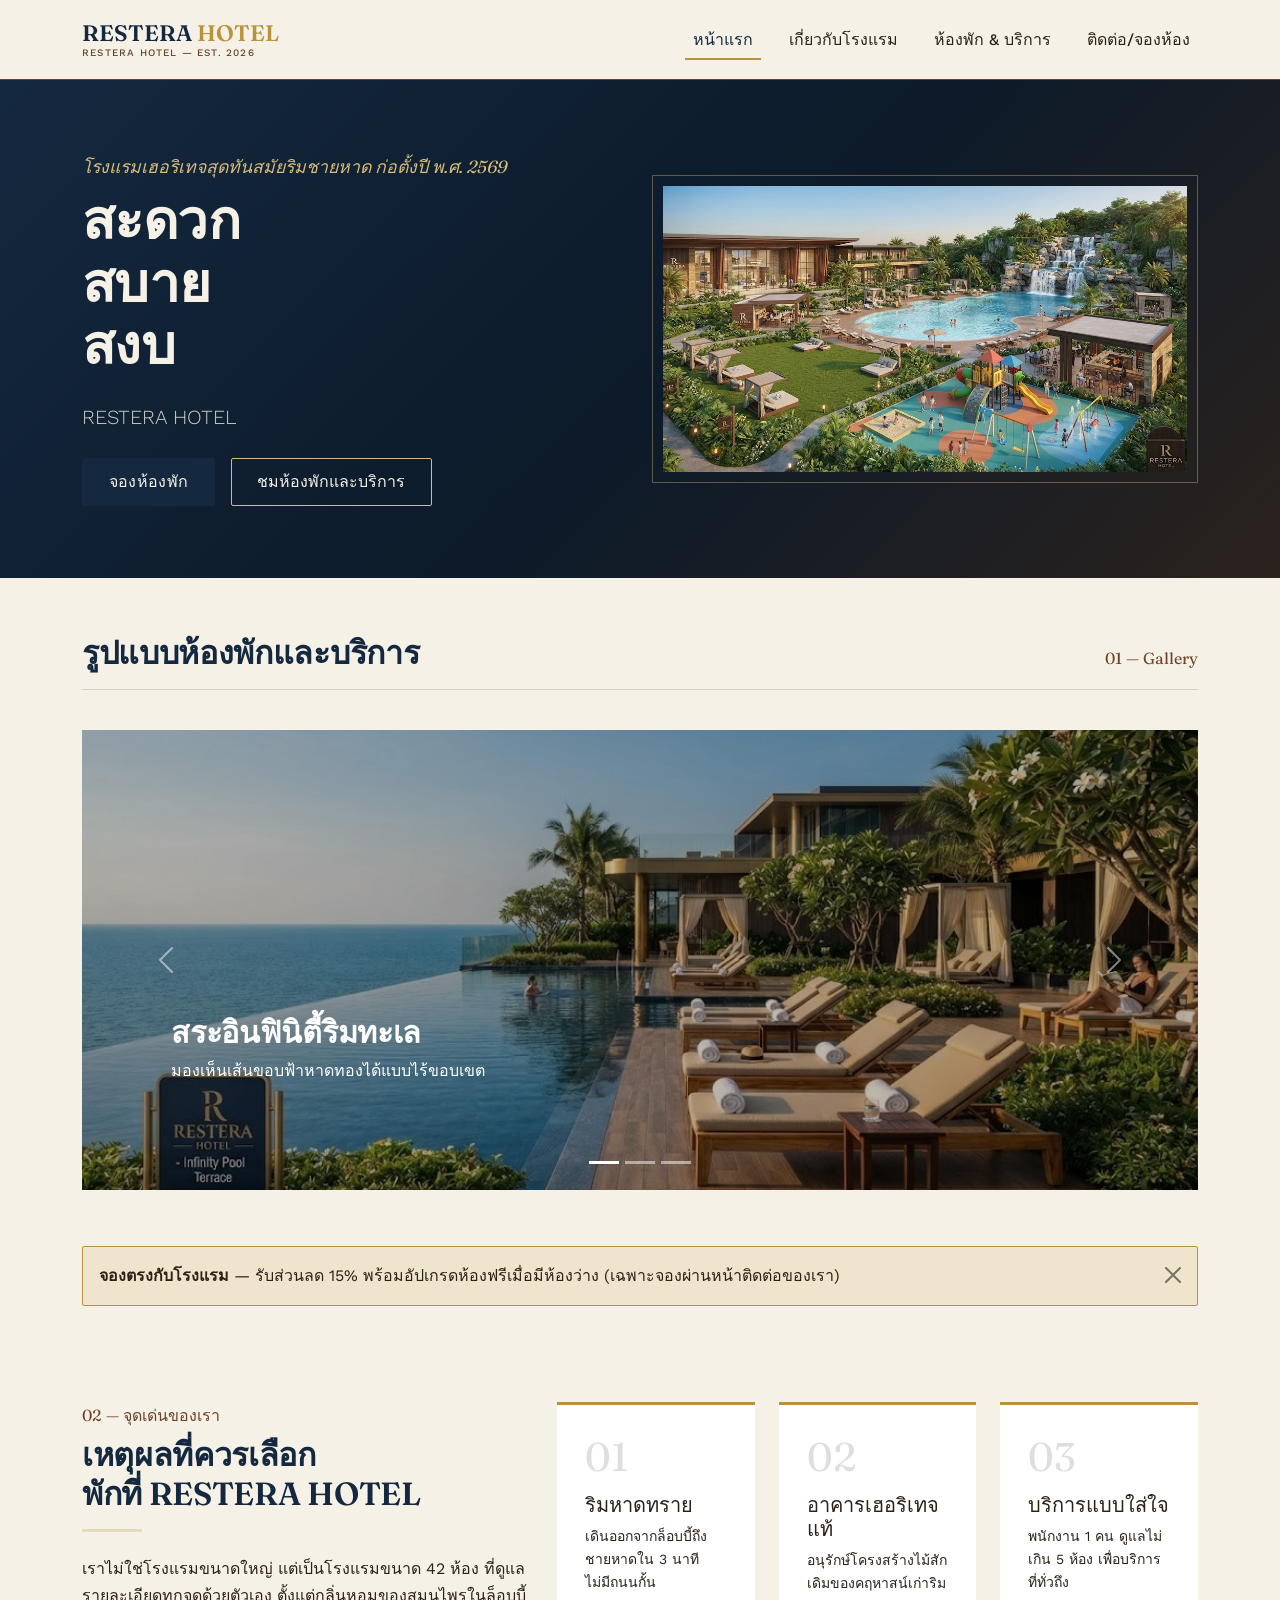
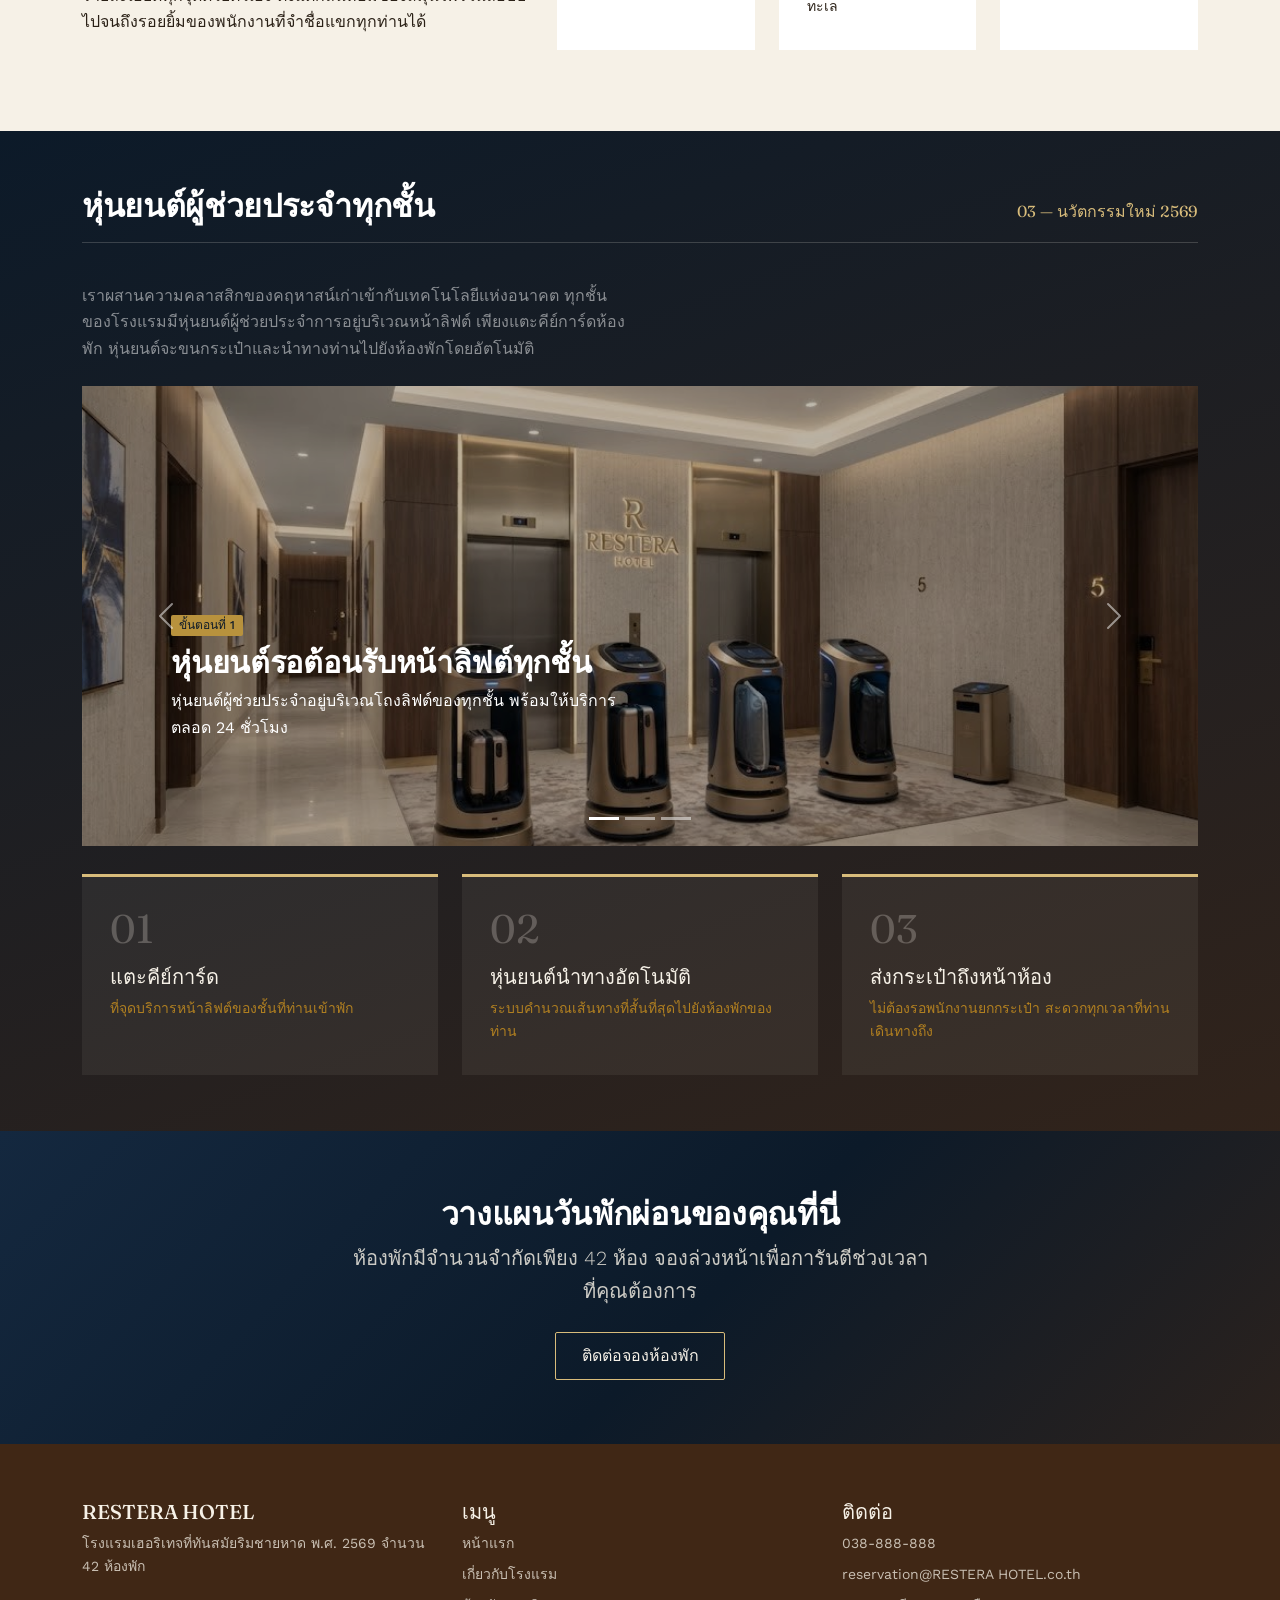
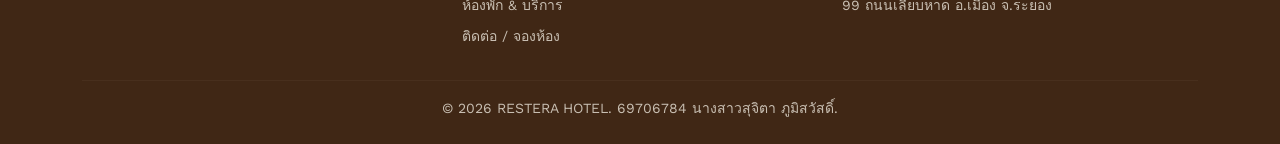
<file: index.html>
<!DOCTYPE html>
<html lang="th">
<head>
<meta charset="UTF-8">
<meta name="viewport" content="width=device-width, initial-scale=1.0">
<title>RESTERA HOTEL</title>

<link rel="preconnect" href="https://fonts.googleapis.com">
<link href="https://fonts.googleapis.com/css2?family=Fraunces:ital,wght@0,500;0,600;1,500&family=Work+Sans:wght@400;500;600&display=swap" rel="stylesheet">

<link href="https://cdn.jsdelivr.net/npm/bootstrap@5.3.3/dist/css/bootstrap.min.css" rel="stylesheet">
<link rel="stylesheet" href="css/style.css">
</head>
<body>

<!-- NAVBAR -->
<nav class="navbar navbar-expand-lg navbar-hthh sticky-top">
  <div class="container">
    <a class="navbar-brand" href="index.html">RESTERA <span> HOTEL</span><small>RESTERA HOTEL — EST. 2026</small></a>
    <button class="navbar-toggler" type="button" data-bs-toggle="collapse" data-bs-target="#mainNav">
      <span class="navbar-toggler-icon"></span>
    </button>
    <div class="collapse navbar-collapse" id="mainNav">
      <ul class="navbar-nav ms-auto">
        <li class="nav-item"><a class="nav-link active" href="index.html">หน้าแรก</a></li>
        <li class="nav-item"><a class="nav-link" href="about.html">เกี่ยวกับโรงแรม</a></li>
        <li class="nav-item"><a class="nav-link" href="services.html">ห้องพัก &amp; บริการ</a></li>
        <li class="nav-item"><a class="nav-link" href="contact.html">ติดต่อ/จองห้อง</a></li>
      </ul>
    </div>
  </div>
</nav>

<!-- HERO -->
<header class="hero">
  <div class="container py-5">
    <div class="row align-items-center gy-5 py-4">
      <div class="col-lg-6">
        <div class="hero-eyebrow mb-2">โรงแรมเฮอริเทจสุดทันสมัยริมชายหาด ก่อตั้งปี พ.ศ. 2569</div>
        <h1 class="mb-4">สะดวก<br>สบาย<br>สงบ</h1>
        <p class="lead mb-4">RESTERA HOTEL</p>
        <div class="d-flex flex-wrap gap-3">
          <a href="contact.html" class="btn btn-hthh">จองห้องพัก</a>
          <a href="services.html" class="btn btn-hthh-outline">ชมห้องพักและบริการ</a>
        </div>
      </div>
      <div class="col-lg-6">
        <div class="hero-img-frame">
          <img src="img/main1.jpg" alt="อาคารหลักของหาดทอง เฮอริเทจ โฮเทล" class="img-fluid">
        </div>
      </div>
    </div>
  </div>
</header>

<!-- CAROUSEL -->
<section class="section-tight">
  <div class="container">
    <div class="section-title-row">
      <h2 class="mb-0">รูปแบบห้องพักและบริการ</h2>
      <span class="section-index">01 — Gallery</span>
    </div>

    <div id="hotelCarousel" class="carousel slide carousel-hthh" data-bs-ride="carousel">
      <div class="carousel-indicators">
        <button type="button" data-bs-target="#hotelCarousel" data-bs-slide-to="0" class="active"></button>
        <button type="button" data-bs-target="#hotelCarousel" data-bs-slide-to="1"></button>
        <button type="button" data-bs-target="#hotelCarousel" data-bs-slide-to="2"></button>
      </div>
      <div class="carousel-inner">
        <div class="carousel-item active">
          <img src="img/infinitypool.jpg" class="d-block w-100" alt="สระว่ายน้ำอินฟินิตี้">
          <div class="carousel-caption carousel-caption-hthh">
            <h3>สระอินฟินิตี้ริมทะเล</h3>
            <p>มองเห็นเส้นขอบฟ้าหาดทองได้แบบไร้ขอบเขต</p>
          </div>
        </div>
        <div class="carousel-item">
          <img src="img/room1.jpg" class="d-block w-100" alt="ห้องเฮอริเทจสวีท">
          <div class="carousel-caption carousel-caption-hthh">
            <h3>ห้องเฮอริเทจสวีท</h3>
            <p>เฟอร์นิเจอร์ไม้สักดั้งเดิม ผสานเครื่องปรับอากาศทันสมัย</p>
          </div>
        </div>
        <div class="carousel-item">
          <img src="img/cafeteria.jpg" class="d-block w-100" alt="cafeteria">
          <div class="carousel-caption carousel-caption-hthh">
            <h3>ALL DAY DINING BUFFET</h3>
            <p>อาหารสดใหม่ตลอดวัน</p>
          </div>
        </div>
      </div>
      <button class="carousel-control-prev" type="button" data-bs-target="#hotelCarousel" data-bs-slide="prev">
        <span class="carousel-control-prev-icon"></span>
      </button>
      <button class="carousel-control-next" type="button" data-bs-target="#hotelCarousel" data-bs-slide="next">
        <span class="carousel-control-next-icon"></span>
      </button>
    </div>
  </div>
</section>

<!-- ALERT -->
<div class="container">
  <div class="alert alert-dismissible fade show d-flex align-items-center justify-content-between" style="background-color:#EFE4CC; border:1px solid var(--pd-gold); border-radius:2px;" role="alert">
    <div><strong>จองตรงกับโรงแรม</strong> — รับส่วนลด 15% พร้อมอัปเกรดห้องฟรีเมื่อมีห้องว่าง (เฉพาะจองผ่านหน้าติดต่อของเรา)</div>
    <button type="button" class="btn-close" data-bs-dismiss="alert"></button>
  </div>
</div>

<!-- INTRO + FEATURE CARDS -->
<section class="section">
  <div class="container">
    <div class="row gy-5 align-items-start">
      <div class="col-lg-5">
        <div class="section-index mb-2">02 — จุดเด่นของเรา</div>
        <h2>เหตุผลที่ควรเลือก<br>พักที่ RESTERA HOTEL</h2>
        <hr class="divider-gold">
        <p>เราไม่ใช่โรงแรมขนาดใหญ่ แต่เป็นโรงแรมขนาด 42 ห้อง ที่ดูแลรายละเอียดทุกจุดด้วยตัวเอง ตั้งแต่กลิ่นหอมของสมุนไพรในล็อบบี้ ไปจนถึงรอยยิ้มของพนักงานที่จำชื่อแขกทุกท่านได้</p>
      </div>
      <div class="col-lg-7">
        <div class="row g-4">
          <div class="col-md-4">
            <div class="feature-card">
              <div class="num">01</div>
              <h5 class="mt-3">ริมหาดทราย</h5>
              <p class="mb-0 small">เดินออกจากล็อบบี้ถึงชายหาดใน 3 นาที ไม่มีถนนกั้น</p>
            </div>
          </div>
          <div class="col-md-4">
            <div class="feature-card">
              <div class="num">02</div>
              <h5 class="mt-3">อาคารเฮอริเทจแท้</h5>
              <p class="mb-0 small">อนุรักษ์โครงสร้างไม้สักเดิมของคฤหาสน์เก่าริมทะเล</p>
            </div>
          </div>
          <div class="col-md-4">
            <div class="feature-card">
              <div class="num">03</div>
              <h5 class="mt-3">บริการแบบใส่ใจ</h5>
              <p class="mb-0 small">พนักงาน 1 คน ดูแลไม่เกิน 5 ห้อง เพื่อบริการที่ทั่วถึง</p>
            </div>
          </div>
        </div>
      </div>
    </div>
  </div>
</section>

<!-- ROBOT BUTLER BANNER -->
<section class="section-tight robot-banner">
  <div class="container">
    <div class="section-title-row" style="border-color: rgba(246,241,231,0.18);">
      <h2 class="mb-0 text-white">หุ่นยนต์ผู้ช่วยประจำทุกชั้น</h2>
      <span class="section-index text-gold-soft">03 — นวัตกรรมใหม่ 2569</span>
    </div>

    <div class="row align-items-center gy-4 mb-4">
      <div class="col-lg-6">
        <p class="text-white-50 mb-0">เราผสานความคลาสสิกของคฤหาสน์เก่าเข้ากับเทคโนโลยีแห่งอนาคต ทุกชั้นของโรงแรมมีหุ่นยนต์ผู้ช่วยประจำการอยู่บริเวณหน้าลิฟต์ เพียงแตะคีย์การ์ดห้องพัก หุ่นยนต์จะขนกระเป๋าและนำทางท่านไปยังห้องพักโดยอัตโนมัติ</p>
      </div>
    </div>

    <div id="robotCarousel" class="carousel slide carousel-hthh" data-bs-ride="carousel">
      <div class="carousel-indicators">
        <button type="button" data-bs-target="#robotCarousel" data-bs-slide-to="0" class="active"></button>
        <button type="button" data-bs-target="#robotCarousel" data-bs-slide-to="1"></button>
        <button type="button" data-bs-target="#robotCarousel" data-bs-slide-to="2"></button>
      </div>
      <div class="carousel-inner">
        <div class="carousel-item active">
          <img src="img/robot1.jpg" class="d-block w-100" alt="หุ่นยนต์ประจำจุดลิฟต์แต่ละชั้น">
          <div class="carousel-caption carousel-caption-hthh">
            <span class="badge badge-gold mb-2">ขั้นตอนที่ 1</span>
            <h3>หุ่นยนต์รอต้อนรับหน้าลิฟต์ทุกชั้น</h3>
            <p>หุ่นยนต์ผู้ช่วยประจำอยู่บริเวณโถงลิฟต์ของทุกชั้น พร้อมให้บริการตลอด 24 ชั่วโมง</p>
          </div>
        </div>
        <div class="carousel-item">
          <img src="img/taprobot1.jpg" class="d-block w-100" alt="แตะคีย์การ์ดเพื่อเริ่มบริการ">
          <div class="carousel-caption carousel-caption-hthh">
            <span class="badge badge-gold mb-2">ขั้นตอนที่ 2</span>
            <h3>แตะคีย์การ์ดเพื่อเริ่มบริการ</h3>
            <p>ระบบจดจำหมายเลขห้องจากคีย์การ์ดโดยอัตโนมัติ ไม่ต้องกดปุ่มหรือตั้งค่าใดๆ เพิ่มเติม</p>
          </div>
        </div>
        <div class="carousel-item">
          <img src="img/robotguid1.jpg" class="d-block w-100" alt="หุ่นยนต์นำทางและขนกระเป๋าไปยังห้องพัก">
          <div class="carousel-caption carousel-caption-hthh">
            <span class="badge badge-gold mb-2">ขั้นตอนที่ 3</span>
            <h3>นำทาง พร้อมขนกระเป๋าถึงหน้าห้อง</h3>
            <p>หุ่นยนต์เคลื่อนที่นำหน้าท่านไปตามทางเดิน พร้อมบรรทุกกระเป๋าเดินทางไปส่งถึงหน้าห้องพัก</p>
          </div>
        </div>
      </div>
      <button class="carousel-control-prev" type="button" data-bs-target="#robotCarousel" data-bs-slide="prev">
        <span class="carousel-control-prev-icon"></span>
      </button>
      <button class="carousel-control-next" type="button" data-bs-target="#robotCarousel" data-bs-slide="next">
        <span class="carousel-control-next-icon"></span>
      </button>
    </div>

    <div class="row g-4 mt-1">
      <div class="col-md-4">
        <div class="feature-card feature-card-dark">
          <div class="num">01</div>
          <h5 class="mt-3">แตะคีย์การ์ด</h5>
          <p class="mb-0 small">ที่จุดบริการหน้าลิฟต์ของชั้นที่ท่านเข้าพัก</p>
        </div>
      </div>
      <div class="col-md-4">
        <div class="feature-card feature-card-dark">
          <div class="num">02</div>
          <h5 class="mt-3">หุ่นยนต์นำทางอัตโนมัติ</h5>
          <p class="mb-0 small">ระบบคำนวณเส้นทางที่สั้นที่สุดไปยังห้องพักของท่าน</p>
        </div>
      </div>
      <div class="col-md-4">
        <div class="feature-card feature-card-dark">
          <div class="num">03</div>
          <h5 class="mt-3">ส่งกระเป๋าถึงหน้าห้อง</h5>
          <p class="mb-0 small">ไม่ต้องรอพนักงานยกกระเป๋า สะดวกทุกเวลาที่ท่านเดินทางถึง</p>
        </div>
      </div>
    </div>
  </div>
</section>

<!-- CTA -->
<section class="hero py-5">
  <div class="container text-center py-3">
    <h2 class="text-white">วางแผนวันพักผ่อนของคุณที่นี่</h2>
    <p class="lead mx-auto">ห้องพักมีจำนวนจำกัดเพียง 42 ห้อง จองล่วงหน้าเพื่อการันตีช่วงเวลาที่คุณต้องการ</p>
    <a href="contact.html" class="btn btn-hthh-outline mt-2">ติดต่อจองห้องพัก</a>
  </div>
</section>

<!-- FOOTER -->
<footer class="footer-hthh">
  <div class="container">
    <div class="row gy-4">
      <div class="col-md-4">
        <h5>RESTERA HOTEL</h5>
        <p class="small">โรงแรมเฮอริเทจที่ทันสมัยริมชายหาด พ.ศ. 2569 จำนวน 42 ห้องพัก</p>
      </div>
      <div class="col-md-4">
        <h5>เมนู</h5>
        <ul class="list-unstyled small">
          <li class="mb-2"><a href="index.html">หน้าแรก</a></li>
          <li class="mb-2"><a href="about.html">เกี่ยวกับโรงแรม</a></li>
          <li class="mb-2"><a href="services.html">ห้องพัก &amp; บริการ</a></li>
          <li class="mb-2"><a href="contact.html">ติดต่อ / จองห้อง</a></li>
        </ul>
      </div>
      <div class="col-md-4">
        <h5>ติดต่อ</h5>
        <ul class="list-unstyled small">
          <li class="mb-2">038-888-888</li>
          <li class="mb-2">reservation@RESTERA HOTEL.co.th</li>
          <li class="mb-2">99 ถนนเลียบหาด อ.เมือง จ.ระยอง</li>
        </ul>
      </div>
    </div>
    <hr>
    <p class="small mb-0 text-center">&copy; 2026 RESTERA HOTEL. 69706784 นางสาวสุจิตา ภูมิสวัสดิ์.</p>
  </div>
</footer>

<script src="https://cdn.jsdelivr.net/npm/bootstrap@5.3.3/dist/js/bootstrap.bundle.min.js"></script>
<script src="js/script.js"></script>
</body>
</html>
</file>
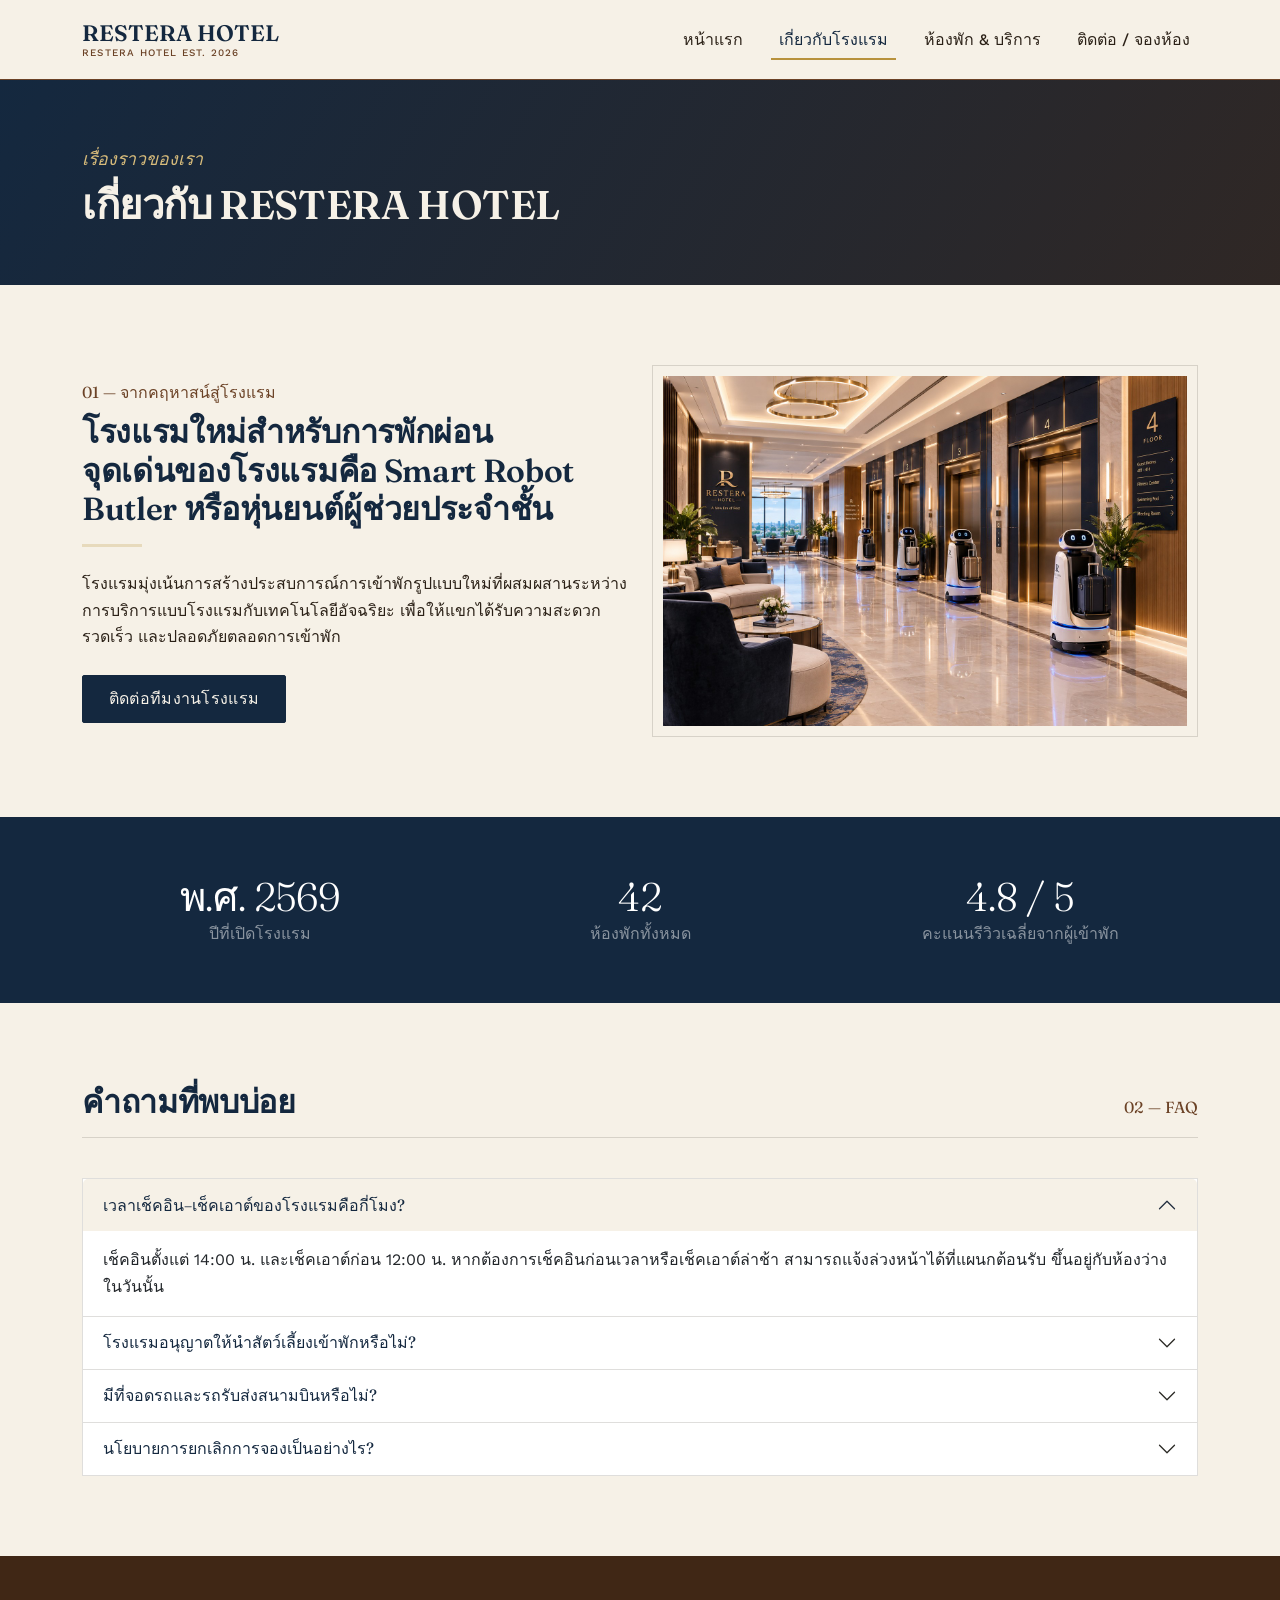
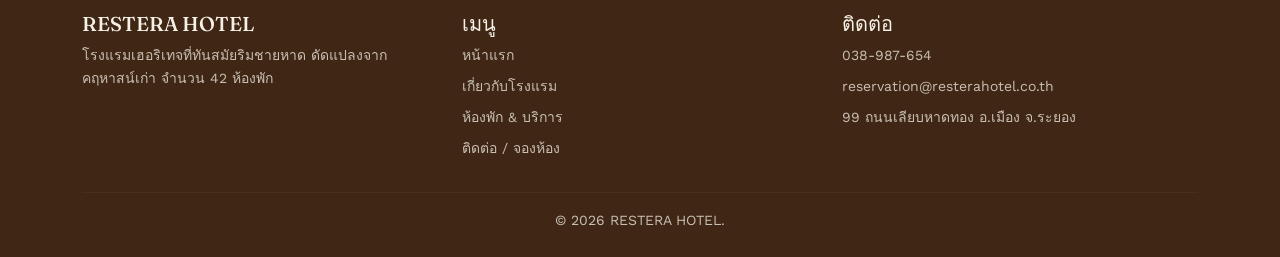
<file: about.html>
<!DOCTYPE html>
<html lang="th">
<head>
<meta charset="UTF-8">
<meta name="viewport" content="width=device-width, initial-scale=1.0">
<title>เกี่ยวกับโรงแรม | RESTERA HOTEL </title>

  <link rel="preconnect" href="https://fonts.googleapis.com">
<link href="https://fonts.googleapis.com/css2?family=Fraunces:ital,wght@0,500;0,600;1,500&family=Work+Sans:wght@400;500;600&display=swap" rel="stylesheet">

<link href="https://cdn.jsdelivr.net/npm/bootstrap@5.3.3/dist/css/bootstrap.min.css" rel="stylesheet">
<link rel="stylesheet" href="css/style.css">
</head>
<body>

<nav class="navbar navbar-expand-lg navbar-hthh sticky-top">
  <div class="container">
    <a class="navbar-brand" href="index.html">RESTERA HOTEL<small>RESTERA HOTEL EST. 2026 </small></a>
    <button class="navbar-toggler" type="button" data-bs-toggle="collapse" data-bs-target="#mainNav">
      <span class="navbar-toggler-icon"></span>
    </button>
    <div class="collapse navbar-collapse" id="mainNav">
      <ul class="navbar-nav ms-auto">
        <li class="nav-item"><a class="nav-link" href="index.html">หน้าแรก</a></li>
        <li class="nav-item"><a class="nav-link active" href="about.html">เกี่ยวกับโรงแรม</a></li>
        <li class="nav-item"><a class="nav-link" href="services.html">ห้องพัก &amp; บริการ</a></li>
        <li class="nav-item"><a class="nav-link" href="contact.html">ติดต่อ / จองห้อง</a></li>
      </ul>
    </div>
  </div>
</nav>

<header class="page-header">
  <div class="container">
    <div class="hero-eyebrow mb-2">เรื่องราวของเรา</div>
    <h1>เกี่ยวกับ RESTERA HOTEL</h1>
  </div>
</header>

<section class="section">
  <div class="container">
    <div class="row gy-5 align-items-center">
      <div class="col-lg-6">
        <div class="section-index mb-2">01 — จากคฤหาสน์สู่โรงแรม</div>
        <h2>โรงแรมใหม่สำหรับการพักผ่อน<br>จุดเด่นของโรงแรมคือ Smart Robot Butler หรือหุ่นยนต์ผู้ช่วยประจำชั้น</h2>
        <hr class="divider-gold">
        <p>โรงแรมมุ่งเน้นการสร้างประสบการณ์การเข้าพักรูปแบบใหม่ที่ผสมผสานระหว่าง การบริการแบบโรงแรมกับเทคโนโลยีอัจฉริยะ เพื่อให้แขกได้รับความสะดวก รวดเร็ว และปลอดภัยตลอดการเข้าพัก</p>
        <a href="contact.html" class="btn btn-hthh mt-2">ติดต่อทีมงานโรงแรม</a>
      </div>
      <div class="col-lg-6">
        <div class="hero-img-frame" style="border-color: var(--pd-line);">
          <img src="img/lobby1.jpg" alt="Lobby1" class="img-fluid">
        </div>
      </div>
    </div>
  </div>
</section>

<section class="section-tight bg-navy">
  <div class="container">
    <div class="row g-4 text-center">
      <div class="col-md-4">
        <h2 class="text-white display-6 mb-0">พ.ศ. 2569</h2>
        <p class="text-white-50 mb-0">ปีที่เปิดโรงแรม</p>
      </div>
      <div class="col-md-4">
        <h2 class="text-white display-6 mb-0">42</h2>
        <p class="text-white-50 mb-0">ห้องพักทั้งหมด</p>
      </div>
      <div class="col-md-4">
        <h2 class="text-white display-6 mb-0">4.8 / 5</h2>
        <p class="text-white-50 mb-0">คะแนนรีวิวเฉลี่ยจากผู้เข้าพัก</p>
      </div>
    </div>
  </div>
</section>

<section class="section">
  <div class="container">
    <div class="section-title-row">
      <h2 class="mb-0">คำถามที่พบบ่อย</h2>
      <span class="section-index">02 — FAQ</span>
    </div>

    <div class="accordion accordion-hthh" id="faqAccordion">
      <div class="accordion-item">
        <h2 class="accordion-header">
          <button class="accordion-button" type="button" data-bs-toggle="collapse" data-bs-target="#faq1">
            เวลาเช็คอิน–เช็คเอาต์ของโรงแรมคือกี่โมง?
          </button>
        </h2>
        <div id="faq1" class="accordion-collapse collapse show" data-bs-parent="#faqAccordion">
          <div class="accordion-body">เช็คอินตั้งแต่ 14:00 น. และเช็คเอาต์ก่อน 12:00 น. หากต้องการเช็คอินก่อนเวลาหรือเช็คเอาต์ล่าช้า สามารถแจ้งล่วงหน้าได้ที่แผนกต้อนรับ ขึ้นอยู่กับห้องว่างในวันนั้น</div>
        </div>
      </div>
      <div class="accordion-item">
        <h2 class="accordion-header">
          <button class="accordion-button collapsed" type="button" data-bs-toggle="collapse" data-bs-target="#faq2">
            โรงแรมอนุญาตให้นำสัตว์เลี้ยงเข้าพักหรือไม่?
          </button>
        </h2>
        <div id="faq2" class="accordion-collapse collapse" data-bs-parent="#faqAccordion">
          <div class="accordion-body">ที่พักของเราเป็นระบบ PET Friendly</div>
        </div>
      </div>
      <div class="accordion-item">
        <h2 class="accordion-header">
          <button class="accordion-button collapsed" type="button" data-bs-toggle="collapse" data-bs-target="#faq3">
            มีที่จอดรถและรถรับส่งสนามบินหรือไม่?
          </button>
        </h2>
        <div id="faq3" class="accordion-collapse collapse" data-bs-parent="#faqAccordion">
          <div class="accordion-body">มีที่จอดรถส่วนตัวฟรีสำหรับแขกที่เข้าพัก และมีบริการรถรับส่งจากสนามบินทุกแห่งใกล้เคียงในราคาพิเศษ กรุณาแจ้งล่วงหน้าอย่างน้อย 24 ชั่วโมงผ่านหน้าติดต่อเรา</div>
        </div>
      </div>
      <div class="accordion-item">
        <h2 class="accordion-header">
          <button class="accordion-button collapsed" type="button" data-bs-toggle="collapse" data-bs-target="#faq4">
            นโยบายการยกเลิกการจองเป็นอย่างไร?
          </button>
        </h2>
        <div id="faq4" class="accordion-collapse collapse" data-bs-parent="#faqAccordion">
          <div class="accordion-body">ยกเลิกได้ฟรีก่อนวันเข้าพัก 3 วัน หากยกเลิกกะทันหันจะมีการเรียกเก็บค่าห้องพัก 1 คืนแรกตามนโยบายของโรงแรม</div>
        </div>
      </div>
    </div>
  </div>
</section>

<footer class="footer-hthh">
  <div class="container">
    <div class="row gy-4">
      <div class="col-md-4">
        <h5>RESTERA HOTEL</h5>
        <p class="small">โรงแรมเฮอริเทจที่ทันสมัยริมชายหาด ดัดแปลงจากคฤหาสน์เก่า จำนวน 42 ห้องพัก</p>
      </div>
      <div class="col-md-4">
        <h5>เมนู</h5>
        <ul class="list-unstyled small">
          <li class="mb-2"><a href="index.html">หน้าแรก</a></li>
          <li class="mb-2"><a href="about.html">เกี่ยวกับโรงแรม</a></li>
          <li class="mb-2"><a href="services.html">ห้องพัก &amp; บริการ</a></li>
          <li class="mb-2"><a href="contact.html">ติดต่อ / จองห้อง</a></li>
        </ul>
      </div>
      <div class="col-md-4">
        <h5>ติดต่อ</h5>
        <ul class="list-unstyled small">
          <li class="mb-2">038-987-654</li>
          <li class="mb-2">reservation@resterahotel.co.th</li>
          <li class="mb-2">99 ถนนเลียบหาดทอง อ.เมือง จ.ระยอง</li>
        </ul>
      </div>
    </div>
    <hr>
    <p class="small mb-0 text-center">&copy; 2026 RESTERA HOTEL.</p>
  </div>
</footer>

<script src="https://cdn.jsdelivr.net/npm/bootstrap@5.3.3/dist/js/bootstrap.bundle.min.js"></script>
<script src="js/script.js"></script>
</body>
</html>
</file>
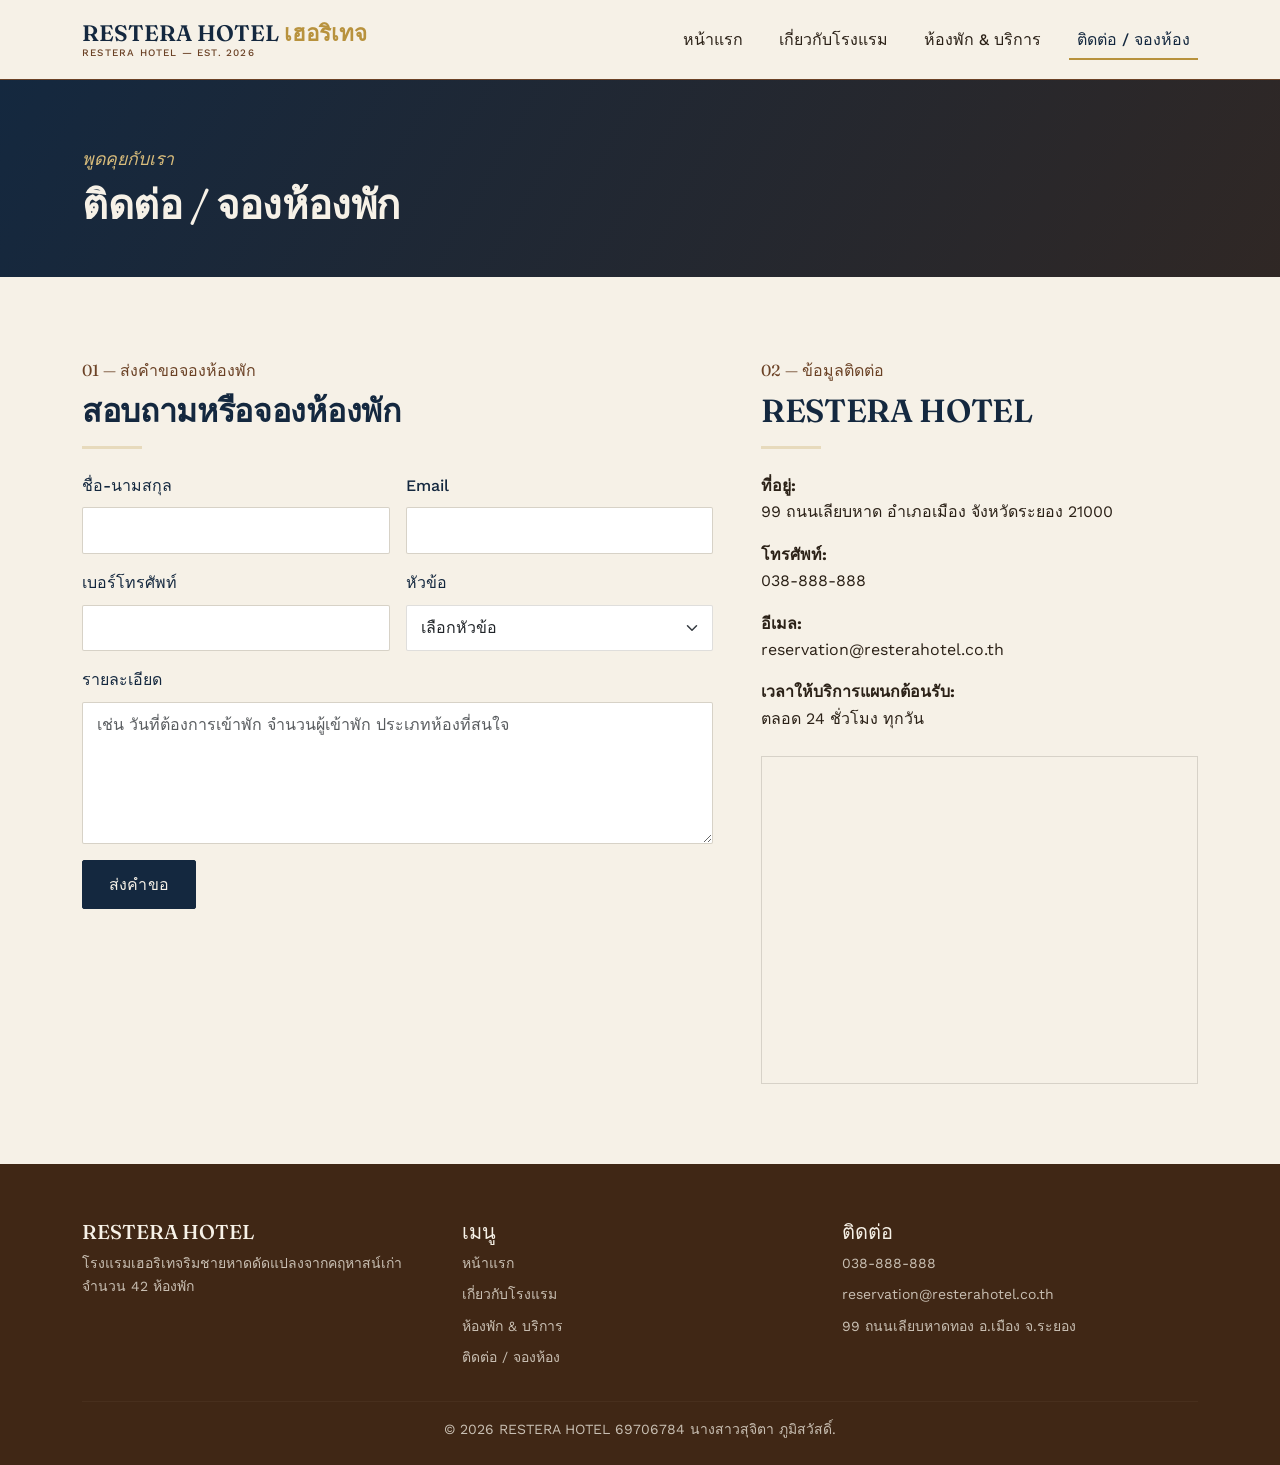
<file: contact.html>
<!DOCTYPE html>
<html lang="th">
<head>
<meta charset="UTF-8">
<meta name="viewport" content="width=device-width, initial-scale=1.0">
<title>ติดต่อ / จองห้อง | RESTERA HOTEL </title>

<link rel="preconnect" href="https://fonts.googleapis.com">
<link href="https://fonts.googleapis.com/css2?family=Fraunces:ital,wght@0,500;0,600;1,500&family=Work+Sans:wght@400;500;600&display=swap" rel="stylesheet">

<link href="https://cdn.jsdelivr.net/npm/bootstrap@5.3.3/dist/css/bootstrap.min.css" rel="stylesheet">
<link rel="stylesheet" href="css/style.css">
</head>
<body>

<nav class="navbar navbar-expand-lg navbar-hthh sticky-top">
  <div class="container">
    <a class="navbar-brand" href="index.html">RESTERA HOTEL  <span>เฮอริเทจ</span><small>RESTERA HOTEL — EST. 2026</small></a>
    <button class="navbar-toggler" type="button" data-bs-toggle="collapse" data-bs-target="#mainNav">
      <span class="navbar-toggler-icon"></span>
    </button>
    <div class="collapse navbar-collapse" id="mainNav">
      <ul class="navbar-nav ms-auto">
        <li class="nav-item"><a class="nav-link" href="index.html">หน้าแรก</a></li>
        <li class="nav-item"><a class="nav-link" href="about.html">เกี่ยวกับโรงแรม</a></li>
        <li class="nav-item"><a class="nav-link" href="services.html">ห้องพัก &amp; บริการ</a></li>
        <li class="nav-item"><a class="nav-link active" href="contact.html">ติดต่อ / จองห้อง</a></li>
      </ul>
    </div>
  </div>
</nav>

<header class="page-header">
  <div class="container">
    <div class="hero-eyebrow mb-2">พูดคุยกับเรา</div>
    <h1 class="mb-0">ติดต่อ / จองห้องพัก</h1>
  </div>
</header>

<section class="section">
  <div class="container">
    <div class="row g-5">

      <!-- FORM -->
      <div class="col-lg-7">
        <div class="section-index mb-2">01 — ส่งคำขอจองห้องพัก</div>
        <h2>สอบถามหรือจองห้องพัก</h2>
        <hr class="divider-gold">

        <form class="form-hthh needs-validation" id="contactForm" novalidate>
          <div class="row g-3">
            <div class="col-md-6">
              <label class="form-label" for="fullname">ชื่อ-นามสกุล</label>
              <input type="text" class="form-control" id="fullname" required>
              <div class="invalid-feedback">กรุณากรอกชื่อ-นามสกุล</div>
            </div>
            <div class="col-md-6">
              <label class="form-label" for="email">Email</label>
              <input type="email" class="form-control" id="email" required>
              <div class="invalid-feedback">กรุณากรอกอีเมลให้ถูกต้อง</div>
            </div>
            <div class="col-md-6">
              <label class="form-label" for="phone">เบอร์โทรศัพท์</label>
              <input type="tel" class="form-control" id="phone" pattern="[0-9]{9,10}" required>
              <div class="invalid-feedback">กรุณากรอกเบอร์โทรศัพท์ 9-10 หลัก</div>
            </div>
            <div class="col-md-6">
              <label class="form-label" for="topic">หัวข้อ</label>
              <select class="form-select" id="topic" required>
                <option value="" selected disabled>เลือกหัวข้อ</option>
                <option>สอบถามห้องพักและราคา</option>
                <option>จองห้องพัก</option>
                <option>สอบถามสปา / ห้องอาหาร</option>
                <option>ข้อเสนอแนะอื่นๆ</option>
              </select>
              <div class="invalid-feedback">กรุณาเลือกหัวข้อ</div>
            </div>
            <div class="col-12">
              <label class="form-label" for="message">รายละเอียด</label>
              <textarea class="form-control" id="message" rows="5" placeholder="เช่น วันที่ต้องการเข้าพัก จำนวนผู้เข้าพัก ประเภทห้องที่สนใจ" required></textarea>
              <div class="invalid-feedback">กรุณากรอกรายละเอียด</div>
            </div>
            <div class="col-12">
              <button type="submit" class="btn btn-hthh">ส่งคำขอ</button>
            </div>
          </div>
        </form>

        <div id="successAlert" class="alert alert-success d-none mt-4" style="border-radius:2px;">
          ขอบคุณสำหรับคำขอของท่าน RESTERA HOTEL  จะติดต่อกลับภายใน 24 ชั่วโมง
        </div>
      </div>

      <!-- CONTACT INFO + MAP -->
      <div class="col-lg-5">
        <div class="section-index mb-2">02 — ข้อมูลติดต่อ</div>
        <h2>RESTERA HOTEL </h2>
        <hr class="divider-gold">

        <ul class="list-unstyled mb-4">
          <li class="mb-3"><strong>ที่อยู่:</strong><br>99 ถนนเลียบหาด อำเภอเมือง จังหวัดระยอง 21000</li>
          <li class="mb-3"><strong>โทรศัพท์:</strong><br>038-888-888</li>
          <li class="mb-3"><strong>อีเมล:</strong><br>reservation@resterahotel.co.th</li>
          <li class="mb-3"><strong>เวลาให้บริการแผนกต้อนรับ:</strong><br>ตลอด 24 ชั่วโมง ทุกวัน</li>
        </ul>

        <div class="ratio ratio-4x3" style="border:1px solid var(--pd-line);">
          <iframe src="https://maps.google.com/maps?q=Rayong%20Beach%20Thailand&z=13&output=embed" style="border:0;" loading="lazy" title="แผนที่หาดทอง เฮอริเทจ โฮเทล"></iframe>
        </div>
      </div>

    </div>
  </div>
</section>

<footer class="footer-hthh">
  <div class="container">
    <div class="row gy-4">
      <div class="col-md-4">
        <h5>RESTERA HOTEL </h5>
        <p class="small">โรงแรมเฮอริเทจริมชายหาดดัดแปลงจากคฤหาสน์เก่า จำนวน 42 ห้องพัก</p>
      </div>
      <div class="col-md-4">
        <h5>เมนู</h5>
        <ul class="list-unstyled small">
          <li class="mb-2"><a href="index.html">หน้าแรก</a></li>
          <li class="mb-2"><a href="about.html">เกี่ยวกับโรงแรม</a></li>
          <li class="mb-2"><a href="services.html">ห้องพัก &amp; บริการ</a></li>
          <li class="mb-2"><a href="contact.html">ติดต่อ / จองห้อง</a></li>
        </ul>
      </div>
      <div class="col-md-4">
        <h5>ติดต่อ</h5>
        <ul class="list-unstyled small">
          <li class="mb-2">038-888-888</li>
          <li class="mb-2">reservation@resterahotel.co.th</li>
          <li class="mb-2">99 ถนนเลียบหาดทอง อ.เมือง จ.ระยอง</li>
        </ul>
      </div>
    </div>
    <hr>
    <p class="small mb-0 text-center">&copy; 2026 RESTERA HOTEL 69706784 นางสาวสุจิตา ภูมิสวัสดิ์.</p>
  </div>
</footer>

<script src="https://cdn.jsdelivr.net/npm/bootstrap@5.3.3/dist/js/bootstrap.bundle.min.js"></script>
<script src="js/script.js"></script>
</body>
</html>
</file>
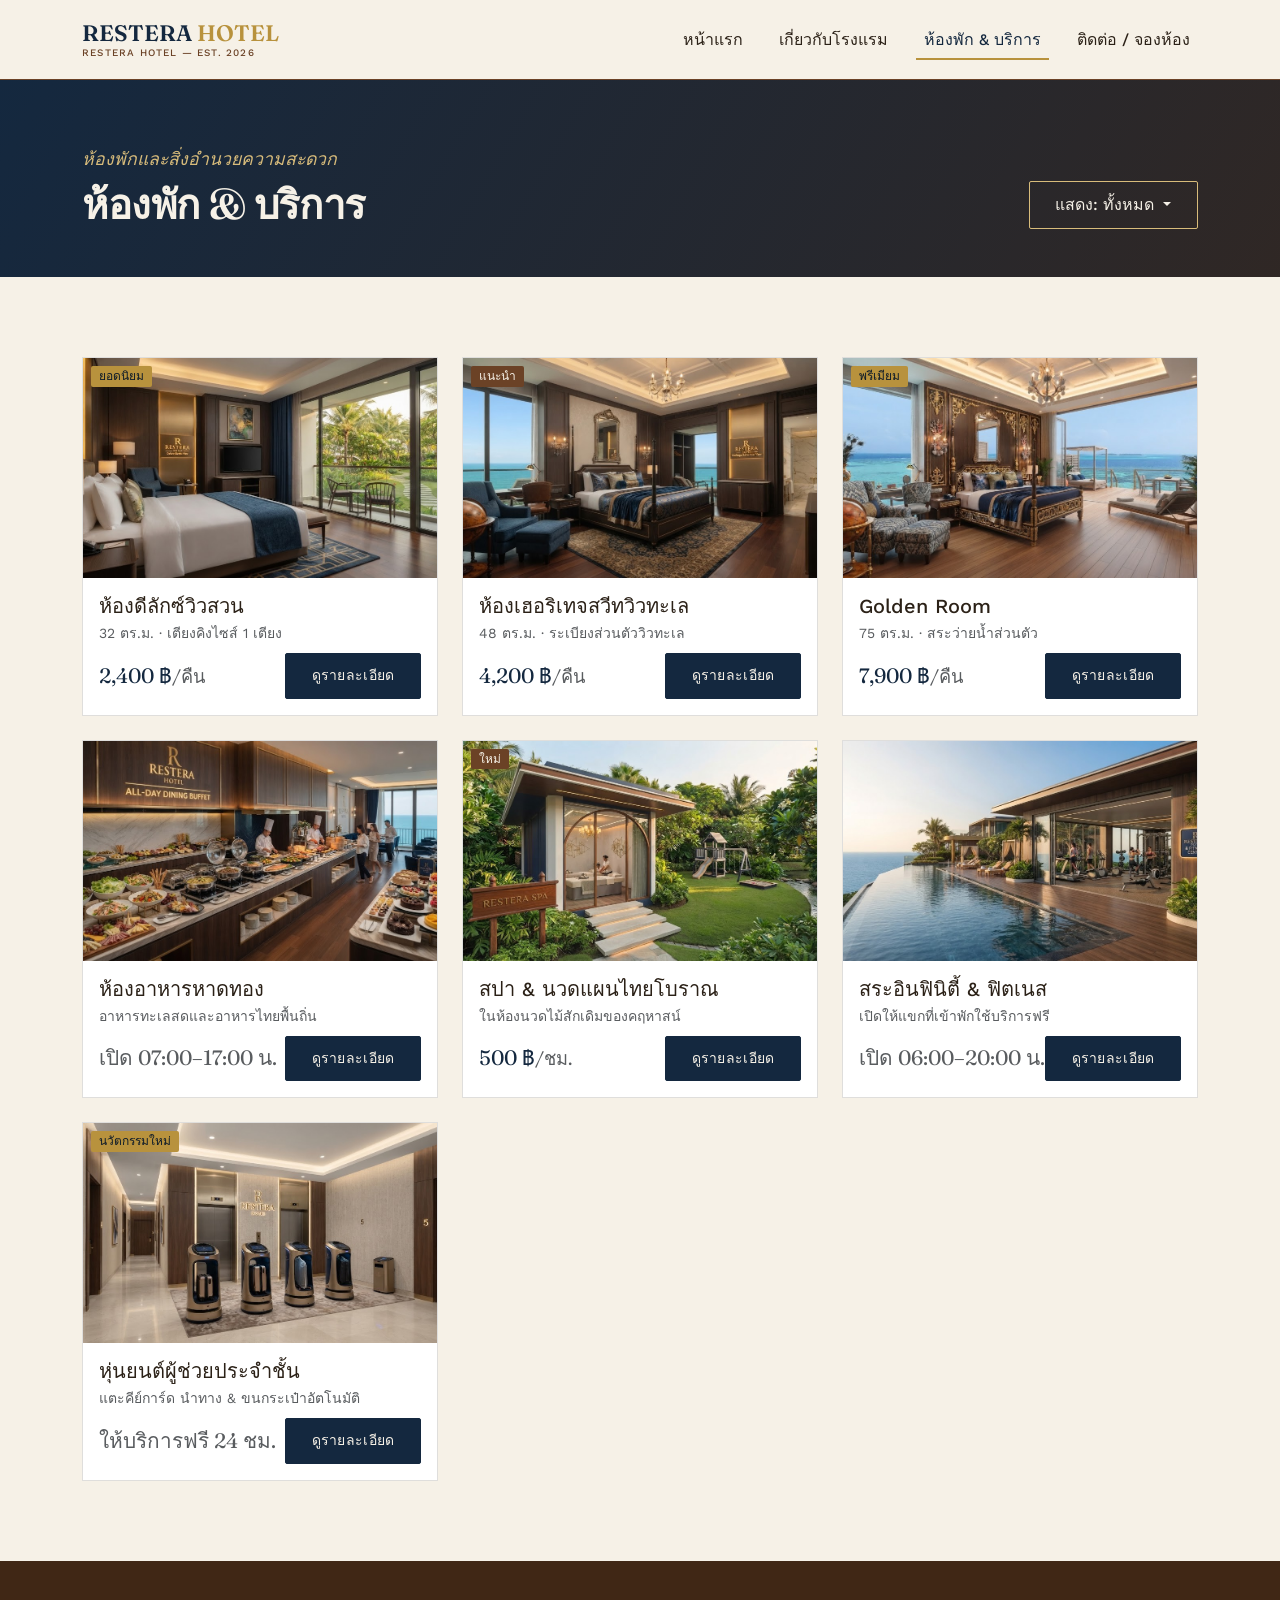
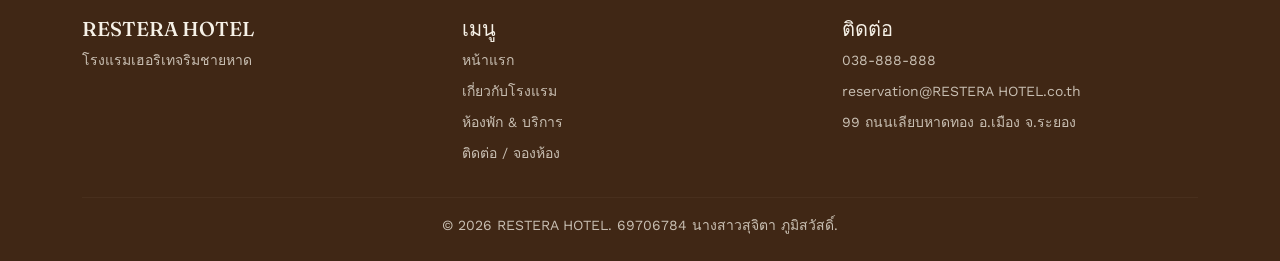
<file: services.html>
<!DOCTYPE html>
<html lang="th">
<head>
<meta charset="UTF-8">
<meta name="viewport" content="width=device-width, initial-scale=1.0">
<title>ห้องพัก &amp; บริการ | RESTERA HOTEL</title>

<link rel="preconnect" href="https://fonts.googleapis.com">
<link href="https://fonts.googleapis.com/css2?family=Fraunces:ital,wght@0,500;0,600;1,500&family=Work+Sans:wght@400;500;600&display=swap" rel="stylesheet">

<link href="https://cdn.jsdelivr.net/npm/bootstrap@5.3.3/dist/css/bootstrap.min.css" rel="stylesheet">
<link rel="stylesheet" href="css/style.css">
</head>
<body>

<nav class="navbar navbar-expand-lg navbar-hthh sticky-top">
  <div class="container">
    <a class="navbar-brand" href="index.html">RESTERA <span> HOTEL</span><small>RESTERA HOTEL — EST. 2026</small></a>
    <button class="navbar-toggler" type="button" data-bs-toggle="collapse" data-bs-target="#mainNav">
      <span class="navbar-toggler-icon"></span>
    </button>
    <div class="collapse navbar-collapse" id="mainNav">
      <ul class="navbar-nav ms-auto">
        <li class="nav-item"><a class="nav-link" href="index.html">หน้าแรก</a></li>
        <li class="nav-item"><a class="nav-link" href="about.html">เกี่ยวกับโรงแรม</a></li>
        <li class="nav-item"><a class="nav-link active" href="services.html">ห้องพัก &amp; บริการ</a></li>
        <li class="nav-item"><a class="nav-link" href="contact.html">ติดต่อ / จองห้อง</a></li>
      </ul>
    </div>
  </div>
</nav>

<header class="page-header">
  <div class="container d-flex flex-wrap justify-content-between align-items-end gap-3">
    <div>
      <div class="hero-eyebrow mb-2">ห้องพักและสิ่งอำนวยความสะดวก</div>
      <h1 class="mb-0">ห้องพัก &amp; บริการ</h1>
    </div>

    <div class="dropdown">
      <button class="btn btn-hthh-outline dropdown-toggle" type="button" data-bs-toggle="dropdown">
        แสดง: ทั้งหมด
      </button>
      <ul class="dropdown-menu dropdown-menu-end">
        <li><a class="dropdown-item" href="#">ทั้งหมด</a></li>
        <li><a class="dropdown-item" href="#">เฉพาะห้องพัก</a></li>
        <li><a class="dropdown-item" href="#">เฉพาะสิ่งอำนวยความสะดวก</a></li>
      </ul>
    </div>
  </div>
</header>

<section class="section">
  <div class="container">

    <div class="row g-4">

      <!-- 1: Room -->
      <div class="col-md-6 col-lg-4">
        <div class="item-card h-100 d-flex flex-column">
          <div class="position-relative">
            <img src="img/roomgarden1.jpg" class="w-100" alt="ห้องดีลักซ์วิวสวน">
            <span class="badge badge-gold position-absolute top-0 start-0 m-2">ยอดนิยม</span>
          </div>
          <div class="p-3 d-flex flex-column flex-grow-1">
            <h5 class="mb-1">ห้องดีลักซ์วิวสวน</h5>
            <p class="small text-muted mb-2">32 ตร.ม. · เตียงคิงไซส์ 1 เตียง</p>
            <div class="mt-auto d-flex justify-content-between align-items-center">
              <span class="price">2,400 ฿<span class="small text-muted">/คืน</span></span>
              <button class="btn btn-hthh btn-sm" data-bs-toggle="modal" data-bs-target="#modal1">ดูรายละเอียด</button>
            </div>
          </div>
        </div>
      </div>

      <!-- 2: Room -->
      <div class="col-md-6 col-lg-4">
        <div class="item-card h-100 d-flex flex-column">
          <div class="position-relative">
            <img src="img/oceanview1.jpg" class="w-100" alt="ห้องเฮอริเทจสวีทวิวทะเล">
            <span class="badge badge-brown position-absolute top-0 start-0 m-2">แนะนำ</span>
          </div>
          <div class="p-3 d-flex flex-column flex-grow-1">
            <h5 class="mb-1">ห้องเฮอริเทจสวีทวิวทะเล</h5>
            <p class="small text-muted mb-2">48 ตร.ม. · ระเบียงส่วนตัววิวทะเล</p>
            <div class="mt-auto d-flex justify-content-between align-items-center">
              <span class="price">4,200 ฿<span class="small text-muted">/คืน</span></span>
              <button class="btn btn-hthh btn-sm" data-bs-toggle="modal" data-bs-target="#modal2">ดูรายละเอียด</button>
            </div>
          </div>
        </div>
      </div>

      <!-- 3: Room -->
      <div class="col-md-6 col-lg-4">
        <div class="item-card h-100 d-flex flex-column">
          <div class="position-relative">
            <img src="img/gdroom1.jpg" class="w-100" alt="Golden Room">
            <span class="badge badge-gold position-absolute top-0 start-0 m-2">พรีเมียม</span>
          </div>
          <div class="p-3 d-flex flex-column flex-grow-1">
            <h5 class="mb-1">Golden Room</h5>
            <p class="small text-muted mb-2">75 ตร.ม. · สระว่ายน้ำส่วนตัว</p>
            <div class="mt-auto d-flex justify-content-between align-items-center">
              <span class="price">7,900 ฿<span class="small text-muted">/คืน</span></span>
              <button class="btn btn-hthh btn-sm" data-bs-toggle="modal" data-bs-target="#modal3">ดูรายละเอียด</button>
            </div>
          </div>
        </div>
      </div>

      <!-- 4: Facility -->
      <div class="col-md-6 col-lg-4">
        <div class="item-card h-100 d-flex flex-column">
          <div class="position-relative">
            <img src="img/cafeteria.jpg" class="w-100" alt="ห้องอาหารหาดทอง">
          </div>
          <div class="p-3 d-flex flex-column flex-grow-1">
            <h5 class="mb-1">ห้องอาหารหาดทอง</h5>
            <p class="small text-muted mb-2">อาหารทะเลสดและอาหารไทยพื้นถิ่น</p>
            <div class="mt-auto d-flex justify-content-between align-items-center">
              <span class="price small text-muted">เปิด 07:00–17:00 น.</span>
              <button class="btn btn-hthh btn-sm" data-bs-toggle="modal" data-bs-target="#modal4">ดูรายละเอียด</button>
            </div>
          </div>
        </div>
      </div>

      <!-- 5: Facility -->
      <div class="col-md-6 col-lg-4">
        <div class="item-card h-100 d-flex flex-column">
          <div class="position-relative">
            <img src="img/spa1.jpg" class="w-100" alt="สปาและนวดแผนไทยโบราณ">
            <span class="badge badge-brown position-absolute top-0 start-0 m-2">ใหม่</span>
          </div>
          <div class="p-3 d-flex flex-column flex-grow-1">
            <h5 class="mb-1">สปา &amp; นวดแผนไทยโบราณ</h5>
            <p class="small text-muted mb-2">ในห้องนวดไม้สักเดิมของคฤหาสน์</p>
            <div class="mt-auto d-flex justify-content-between align-items-center">
              <span class="price">500 ฿<span class="small text-muted">/ชม.</span></span>
              <button class="btn btn-hthh btn-sm" data-bs-toggle="modal" data-bs-target="#modal5">ดูรายละเอียด</button>
            </div>
          </div>
        </div>
      </div>

      <!-- 6: Facility -->
      <div class="col-md-6 col-lg-4">
        <div class="item-card h-100 d-flex flex-column">
          <div class="position-relative">
            <img src="img/poolgym1.jpg" class="w-100" alt="สระอินฟินิตี้และฟิตเนส">
          </div>
          <div class="p-3 d-flex flex-column flex-grow-1">
            <h5 class="mb-1">สระอินฟินิตี้ &amp; ฟิตเนส</h5>
            <p class="small text-muted mb-2">เปิดให้แขกที่เข้าพักใช้บริการฟรี</p>
            <div class="mt-auto d-flex justify-content-between align-items-center">
              <span class="price small text-muted">เปิด 06:00–20:00 น.</span>
              <button class="btn btn-hthh btn-sm" data-bs-toggle="modal" data-bs-target="#modal6">ดูรายละเอียด</button>
            </div>
          </div>
        </div>
      </div>

      <!-- 7: Facility (Robot Butler) -->
      <div class="col-md-6 col-lg-4">
        <div class="item-card h-100 d-flex flex-column">
          <div class="position-relative">
            <img src="img/robot1.jpg" class="w-100" alt="หุ่นยนต์ผู้ช่วยประจำชั้น">
            <span class="badge badge-gold position-absolute top-0 start-0 m-2">นวัตกรรมใหม่</span>
          </div>
          <div class="p-3 d-flex flex-column flex-grow-1">
            <h5 class="mb-1">หุ่นยนต์ผู้ช่วยประจำชั้น</h5>
            <p class="small text-muted mb-2">แตะคีย์การ์ด นำทาง &amp; ขนกระเป๋าอัตโนมัติ</p>
            <div class="mt-auto d-flex justify-content-between align-items-center">
              <span class="price small text-muted">ให้บริการฟรี 24 ชม.</span>
              <button class="btn btn-hthh btn-sm" data-bs-toggle="modal" data-bs-target="#modal7">ดูรายละเอียด</button>
            </div>
          </div>
        </div>
      </div>
    </div>
  </div>
</section>

<!-- MODALS -->
<div class="modal fade" id="modal1" tabindex="-1">
  <div class="modal-dialog modal-dialog-centered">
    <div class="modal-content" style="border-radius:2px;">
      <div class="modal-header"><h5 class="modal-title">ห้องดีลักซ์วิวสวน</h5><button class="btn-close" data-bs-dismiss="modal"></button></div>
      <div class="modal-body">
        <img src="img/roomgarden1.jpg" class="img-fluid mb-3" alt="ห้องดีลักซ์วิวสวน">
        <p>ห้องพักขนาด 32 ตร.ม. มองเห็นสวนสมุนไพรดั้งเดิมของคฤหาสน์ ตกแต่งด้วยเฟอร์นิเจอร์ไม้สักและผ้าลินินโทนธรรมชาติ</p>
        <p class="mb-0"><strong>สิ่งอำนวยความสะดวก:</strong> แอร์, WiFi ฟรี, มินิบาร์, ระเบียงส่วนตัว</p>
      </div>
      <div class="modal-footer"><a href="contact.html" class="btn btn-hthh">จองห้องนี้</a></div>
    </div>
  </div>
</div>

<div class="modal fade" id="modal2" tabindex="-1">
  <div class="modal-dialog modal-dialog-centered">
    <div class="modal-content" style="border-radius:2px;">
      <div class="modal-header"><h5 class="modal-title">ห้องเฮอริเทจสวีทวิวทะเล</h5><button class="btn-close" data-bs-dismiss="modal"></button></div>
      <div class="modal-body">
        <img src="img/oceanview1.jpg" class="img-fluid mb-3" alt="">
        <p>ห้องสวีทขนาด 48 ตร.ม. อยู่ชั้นบนสุดของอาคารเดิม มีระเบียงส่วนตัวมองเห็นพระอาทิตย์ขึ้นเหนือหาดทองได้เต็มตา</p>
        <p class="mb-0"><strong>สิ่งอำนวยความสะดวก:</strong> อ่างอาบน้ำ, เครื่องชงกาแฟ, ระเบียงวิวทะเล, อาหารเช้าฟรี</p>
      </div>
      <div class="modal-footer"><a href="contact.html" class="btn btn-hthh">จองห้องนี้</a></div>
    </div>
  </div>
</div>

<div class="modal fade" id="modal3" tabindex="-1">
  <div class="modal-dialog modal-dialog-centered">
    <div class="modal-content" style="border-radius:2px;">
      <div class="modal-header"><h5 class="modal-title">Goldenroom</h5><button class="btn-close" data-bs-dismiss="modal"></button></div>
      <div class="modal-body">
        <img src="img/gdroom1.jpg" class="img-fluid mb-3" alt="Goldenroom">
        <p>วิลล่าเดี่ยวแยกจากอาคารหลัก ขนาด 75 ตร.ม. พร้อมสระว่ายน้ำส่วนตัวและสวนรั้วสูง เหมาะสำหรับฮันนีมูนหรือครอบครัว</p>
        <p class="mb-0"><strong>สิ่งอำนวยความสะดวก:</strong> สระว่ายน้ำส่วนตัว, ห้องนั่งเล่นแยก, บริการรูมเซอร์วิส 24 ชม.</p>
      </div>
      <div class="modal-footer"><a href="contact.html" class="btn btn-hthh">จองห้องนี้</a></div>
    </div>
  </div>
</div>

<div class="modal fade" id="modal4" tabindex="-1">
  <div class="modal-dialog modal-dialog-centered">
    <div class="modal-content" style="border-radius:2px;">
      <div class="modal-header"><h5 class="modal-title">Restera Cafeteria</h5><button class="btn-close" data-bs-dismiss="modal"></button></div>
      <div class="modal-body">
        <img src="img/cafeteria.jpg" class="img-fluid mb-3" alt="ห้องอาหารหาดทอง">
        <p>ห้องอาหารตกแต่งด้วยเฟอร์นิเจอร์เสิร์ฟอาหารทะเลสดแบบ all day dining</p>
        <p class="mb-0"><strong>เวลาเปิดบริการ:</strong> 07:00–17:00 น. ทุกวัน</p>
      </div>
      <div class="modal-footer"><a href="contact.html" class="btn btn-hthh">สอบถามการจอง</a></div>
    </div>
  </div>
</div>

<div class="modal fade" id="modal5" tabindex="-1">
  <div class="modal-dialog modal-dialog-centered">
    <div class="modal-content" style="border-radius:2px;">
      <div class="modal-header"><h5 class="modal-title">สปา &amp; นวดแผนไทยโบราณ</h5><button class="btn-close" data-bs-dismiss="modal"></button></div>
      <div class="modal-body">
        <img src="img/spa1.jpg" class="img-fluid mb-3" alt="">
        <p>ให้บริการในห้องนวดที่ดัดแปลงจากห้องเก็บของเดิมของคฤหาสน์ ยังคงกลิ่นไอไม้สักเก่าผสานกับกลิ่นหอมสมุนไพรไทย</p>
        <p class="mb-0"><strong>ราคา:</strong> เริ่มต้น 500 บาท/ชั่วโมง</p>
      </div>
      <div class="modal-footer"><a href="contact.html" class="btn btn-hthh">สอบถามคิวสปา</a></div>
    </div>
  </div>
</div>

<div class="modal fade" id="modal6" tabindex="-1">
  <div class="modal-dialog modal-dialog-centered">
    <div class="modal-content" style="border-radius:2px;">
      <div class="modal-header"><h5 class="modal-title">สระอินฟินิตี้ &amp; ฟิตเนส</h5><button class="btn-close" data-bs-dismiss="modal"></button></div>
      <div class="modal-body">
        <img src="img/poolgym1.jpg" class="img-fluid mb-3" alt="สระอินฟินิตี้ &amp; ฟิตเนส">
        <p>สระว่ายน้ำอินฟินิตี้มองเห็นเส้นขอบฟ้าหาดทอง พร้อมห้องฟิตเนสขนาดย่อมสำหรับแขกที่เข้าพัก ใช้บริการได้ฟรีไม่มีค่าใช้จ่ายเพิ่มเติม</p>
        <p class="mb-0"><strong>เวลาเปิดบริการ:</strong> 06:00–20:00 น. ทุกวัน</p>
      </div>
      <div class="modal-footer"><a href="contact.html" class="btn btn-hthh">สอบถามเพิ่มเติม</a></div>
    </div>
  </div>
</div>

<div class="modal fade" id="modal7" tabindex="-1">
  <div class="modal-dialog modal-dialog-centered">
    <div class="modal-content" style="border-radius:2px;">
      <div class="modal-header"><h5 class="modal-title">หุ่นยนต์ผู้ช่วยประจำชั้น</h5><button class="btn-close" data-bs-dismiss="modal"></button></div>
      <div class="modal-body">
        <img src="img/robot1.jpg" class="img-fluid mb-3" alt="หุ่นยนต์ผู้ช่วยประจำชั้น">
        <p>หุ่นยนต์ผู้ช่วยประจำอยู่บริเวณโถงลิฟต์ของทุกชั้น เมื่อแขกแตะคีย์การ์ดห้องพักที่จุดบริการ หุ่นยนต์จะรับกระเป๋าเดินทาง และนำทางไปยังหน้าห้องพักโดยอัตโนมัติ ผสานความคลาสสิกของอาคารเฮอริเทจเข้ากับเทคโนโลยีแห่งอนาคต</p>
        <p class="mb-0"><strong>ให้บริการ:</strong> ฟรีสำหรับแขกที่เข้าพักทุกท่าน ตลอด 24 ชั่วโมง ทุกชั้น</p>
      </div>
      <div class="modal-footer"><a href="contact.html" class="btn btn-hthh">สอบถามเพิ่มเติม</a></div>
    </div>
  </div>
</div>

<footer class="footer-hthh">
  <div class="container">
    <div class="row gy-4">
      <div class="col-md-4">
        <h5>RESTERA HOTEL</h5>
        <p class="small">โรงแรมเฮอริเทจริมชายหาด </p>
      </div>
      <div class="col-md-4">
        <h5>เมนู</h5>
        <ul class="list-unstyled small">
          <li class="mb-2"><a href="index.html">หน้าแรก</a></li>
          <li class="mb-2"><a href="about.html">เกี่ยวกับโรงแรม</a></li>
          <li class="mb-2"><a href="services.html">ห้องพัก &amp; บริการ</a></li>
          <li class="mb-2"><a href="contact.html">ติดต่อ / จองห้อง</a></li>
        </ul>
      </div>
      <div class="col-md-4">
        <h5>ติดต่อ</h5>
        <ul class="list-unstyled small">
          <li class="mb-2">038-888-888</li>
          <li class="mb-2">reservation@RESTERA HOTEL.co.th</li>
          <li class="mb-2">99 ถนนเลียบหาดทอง อ.เมือง จ.ระยอง</li>
        </ul>
      </div>
    </div>
    <hr>
    <p class="small mb-0 text-center">&copy; 2026 RESTERA HOTEL. 69706784 นางสาวสุจิตา ภูมิสวัสดิ์.</p>
  </div>
</footer>

<script src="https://cdn.jsdelivr.net/npm/bootstrap@5.3.3/dist/js/bootstrap.bundle.min.js"></script>
<script src="js/script.js"></script>
</body>
</html>
</file>
<file: css/style.css>
/* =========================================================
   RESTERA HOTEL (Hat Thong Heritage Hotel)
   Custom stylesheet — โทนกรมท่า / ทอง / น้ำตาล
   (Bootstrap 5 ใช้เป็นเลเยอร์ grid/utility พื้นฐาน)
   ========================================================= */

:root {
  --pd-navy: #14283F;
  --pd-navy-deep: #0C1A29;
  --pd-gold: #B8923D;
  --pd-gold-soft: #D8BC7B;
  --pd-brown: #6B4226;
  --pd-brown-deep: #402715;
  --pd-paper: #F6F1E7;
  --pd-ink: #2B2117;
  --pd-line: rgba(43, 33, 23, 0.15);

  --font-display: "Fraunces", "Noto Serif Thai", serif;
  --font-body: "Work Sans", "Noto Sans Thai", sans-serif;
}

html { scroll-behavior: smooth; }

body {
  font-family: var(--font-body);
  color: var(--pd-ink);
  background-color: var(--pd-paper);
  line-height: 1.65;
}

h1, h2, h3, h4, .display-font {
  font-family: var(--font-display);
  color: var(--pd-navy);
  font-weight: 600;
  letter-spacing: -0.01em;
}

a { color: var(--pd-navy); }
a:hover { color: var(--pd-gold); }

.text-gold { color: var(--pd-gold) !important; }
.text-brown { color: var(--pd-brown) !important; }
.bg-paper { background-color: var(--pd-paper) !important; }
.bg-navy { background-color: var(--pd-navy) !important; }

/* ---------- Navbar ---------- */
.navbar-hthh {
  background-color: var(--pd-paper);
  border-bottom: 1px solid var(--pd-brown);
  padding-top: 1rem;
  padding-bottom: 1rem;
}

.navbar-hthh .navbar-brand {
  font-family: var(--font-display);
  font-size: 1.4rem;
  font-weight: 600;
  color: var(--pd-navy);
  line-height: 1.15;
}
.navbar-hthh .navbar-brand small {
  display: block;
  font-family: var(--font-body);
  font-size: 0.62rem;
  letter-spacing: 0.12em;
  color: var(--pd-brown);
  font-weight: 500;
}
.navbar-hthh .navbar-brand span { color: var(--pd-gold); }

.navbar-hthh .nav-link {
  color: var(--pd-ink);
  font-weight: 500;
  margin-left: 1.25rem;
  padding-bottom: 4px;
  border-bottom: 2px solid transparent;
}

.navbar-hthh .nav-link:hover,
.navbar-hthh .nav-link.active {
  color: var(--pd-navy);
  border-bottom: 2px solid var(--pd-gold);
}

/* ---------- Buttons ---------- */
.btn-hthh {
  background-color: var(--pd-navy);
  color: var(--pd-paper);
  border: 1px solid var(--pd-navy);
  border-radius: 2px;
  padding: 0.7rem 1.6rem;
  font-weight: 500;
  letter-spacing: 0.02em;
  transition: background-color 0.2s ease, color 0.2s ease, border-color 0.2s ease;
}
.btn-hthh:hover {
  background-color: var(--pd-gold);
  border-color: var(--pd-gold);
  color: var(--pd-navy-deep);
}

.btn-hthh-outline {
  background-color: transparent;
  color: var(--pd-paper);
  border: 1px solid var(--pd-gold-soft);
  border-radius: 2px;
  padding: 0.7rem 1.6rem;
  font-weight: 500;
}
.btn-hthh-outline:hover {
  background-color: var(--pd-gold-soft);
  color: var(--pd-navy-deep);
}

.btn-hthh-brown {
  background-color: var(--pd-brown);
  color: var(--pd-paper);
  border: 1px solid var(--pd-brown);
  border-radius: 2px;
  padding: 0.65rem 1.4rem;
  font-weight: 500;
}
.btn-hthh-brown:hover {
  background-color: var(--pd-brown-deep);
  border-color: var(--pd-brown-deep);
  color: var(--pd-paper);
}

/* ---------- Hero ---------- */
.hero {
  background: linear-gradient(135deg, var(--pd-navy) 0%, var(--pd-navy-deep) 55%, var(--pd-brown-deep) 130%);
  color: var(--pd-paper);
  overflow: hidden;
  position: relative;
}

.hero-eyebrow {
  color: var(--pd-gold-soft);
  font-family: var(--font-display);
  font-style: italic;
  font-size: 1.1rem;
}

.hero h1 {
  color: var(--pd-paper);
  font-size: clamp(2.1rem, 4.6vw, 3.4rem);
  line-height: 1.15;
}

.hero .lead {
  color: rgba(246, 241, 231, 0.82);
  max-width: 48ch;
}

.hero-img-frame {
  border: 1px solid rgba(216, 188, 123, 0.4);
  padding: 10px;
}
.hero-img-frame img {
  width: 100%;
  height: 100%;
  object-fit: cover;
}

/* ---------- Section rhythm ---------- */
.section { padding: 5rem 0; }
.section-tight { padding: 3.5rem 0; }

.section-title-row {
  display: flex;
  align-items: baseline;
  justify-content: space-between;
  border-bottom: 1px solid var(--pd-line);
  padding-bottom: 1rem;
  margin-bottom: 2.5rem;
}

.section-index {
  font-family: var(--font-display);
  color: var(--pd-brown);
  font-size: 1rem;
}

/* ---------- Cards ---------- */
.card-hthh {
  border: 1px solid var(--pd-line);
  border-radius: 2px;
  background-color: #ffffff;
  height: 100%;
}
.card-hthh .card-img-top {
  border-radius: 0;
  height: 210px;
  object-fit: cover;
}
.card-hthh .card-body { padding: 1.5rem; }
.card-hthh .card-title { font-family: var(--font-display); }

.feature-card {
  border-top: 3px solid var(--pd-gold);
  background-color: #fff;
  padding: 2rem 1.75rem;
  height: 100%;
}
.feature-card:nth-child(2) { border-top-color: var(--pd-brown); }
.feature-card .num {
  font-family: var(--font-display);
  color: var(--pd-line);
  font-size: 2.5rem;
  line-height: 1;
}

/* ---------- Room / service listing (services page) ---------- */
.item-card { border: 1px solid var(--pd-line); background: #fff; }
.item-card img { height: 220px; object-fit: cover; }
.item-card .price { font-family: var(--font-display); color: var(--pd-navy); font-size: 1.3rem; }
.badge-gold {
  background-color: var(--pd-gold);
  color: var(--pd-navy-deep);
  font-weight: 500;
  border-radius: 2px;
}
.badge-brown {
  background-color: var(--pd-brown);
  color: var(--pd-paper);
  font-weight: 500;
  border-radius: 2px;
}

/* ---------- Carousel ---------- */
.carousel-hthh .carousel-item img {
  height: 460px;
  object-fit: cover;
  filter: brightness(0.72) sepia(0.08);
}
.carousel-caption-hthh {
  text-align: left;
  left: 8%;
  bottom: 15%;
  max-width: 480px;
}
.carousel-caption-hthh h3 { color: #fff; font-size: 1.9rem; }

/* ---------- Accordion ---------- */
.accordion-hthh .accordion-button {
  font-family: var(--font-display);
  color: var(--pd-navy);
  background-color: #fff;
}
.accordion-hthh .accordion-button:not(.collapsed) {
  background-color: var(--pd-paper);
  color: var(--pd-navy);
  box-shadow: none;
}
.accordion-hthh .accordion-button::after { filter: sepia(0.6); }
.accordion-hthh .accordion-item { border-color: var(--pd-line); border-radius: 0; }

/* ---------- Forms ---------- */
.form-hthh label { font-weight: 500; color: var(--pd-navy); }
.form-hthh .form-control,
.form-hthh .form-select {
  border-radius: 2px;
  border-color: var(--pd-line);
  padding: 0.65rem 0.9rem;
}
.form-hthh .form-control:focus,
.form-hthh .form-select:focus {
  border-color: var(--pd-gold);
  box-shadow: 0 0 0 0.2rem rgba(184, 146, 61, 0.2);
}

/* ---------- Footer ---------- */
.footer-hthh {
  background-color: var(--pd-brown-deep);
  color: rgba(246, 241, 231, 0.75);
  padding: 3.5rem 0 1.5rem;
}
.footer-hthh h5 {
  color: var(--pd-paper);
  font-family: var(--font-display);
}
.footer-hthh a {
  color: rgba(246, 241, 231, 0.75);
  text-decoration: none;
}
.footer-hthh a:hover { color: var(--pd-gold-soft); }
.footer-hthh hr { border-color: rgba(246, 241, 231, 0.15); }

/* ---------- Misc ---------- */
.divider-gold {
  width: 60px;
  height: 3px;
  background-color: var(--pd-gold);
  border: none;
  margin: 1rem 0 1.5rem;
}

.page-header {
  background: linear-gradient(120deg, var(--pd-navy) 0%, var(--pd-brown-deep) 160%);
  color: var(--pd-paper);
  padding: 4rem 0 3rem;
}
.page-header h1 { color: var(--pd-paper); }

.progress-hthh { background-color: rgba(107, 66, 38, 0.15); }
.progress-hthh .progress-bar { background-color: var(--pd-gold); }

/* ---------- Robot butler banner (Home) ---------- */
.robot-banner {
  background: linear-gradient(160deg, var(--pd-navy-deep) 0%, var(--pd-brown-deep) 140%);
}
.robot-banner .text-white-50 { max-width: 62ch; }
.text-gold-soft { color: var(--pd-gold-soft) !important; }

.feature-card-dark {
  background-color: rgba(246, 241, 231, 0.06);
  border-top: 3px solid var(--pd-gold-soft);
  padding: 2rem 1.75rem;
  height: 100%;
}
.feature-card-dark .num {
  font-family: var(--font-display);
  color: rgba(246, 241, 231, 0.25);
  font-size: 2.5rem;
  line-height: 1;
}
.feature-card-dark h5 { color: var(--pd-paper); }
.feature-card-dark p { color: rgba(229, 162, 28, 0.7); }

@media (max-width: 767.98px) {
  .carousel-hthh .carousel-item img { height: 320px; }
  .section { padding: 3.5rem 0; }
}
</file>
